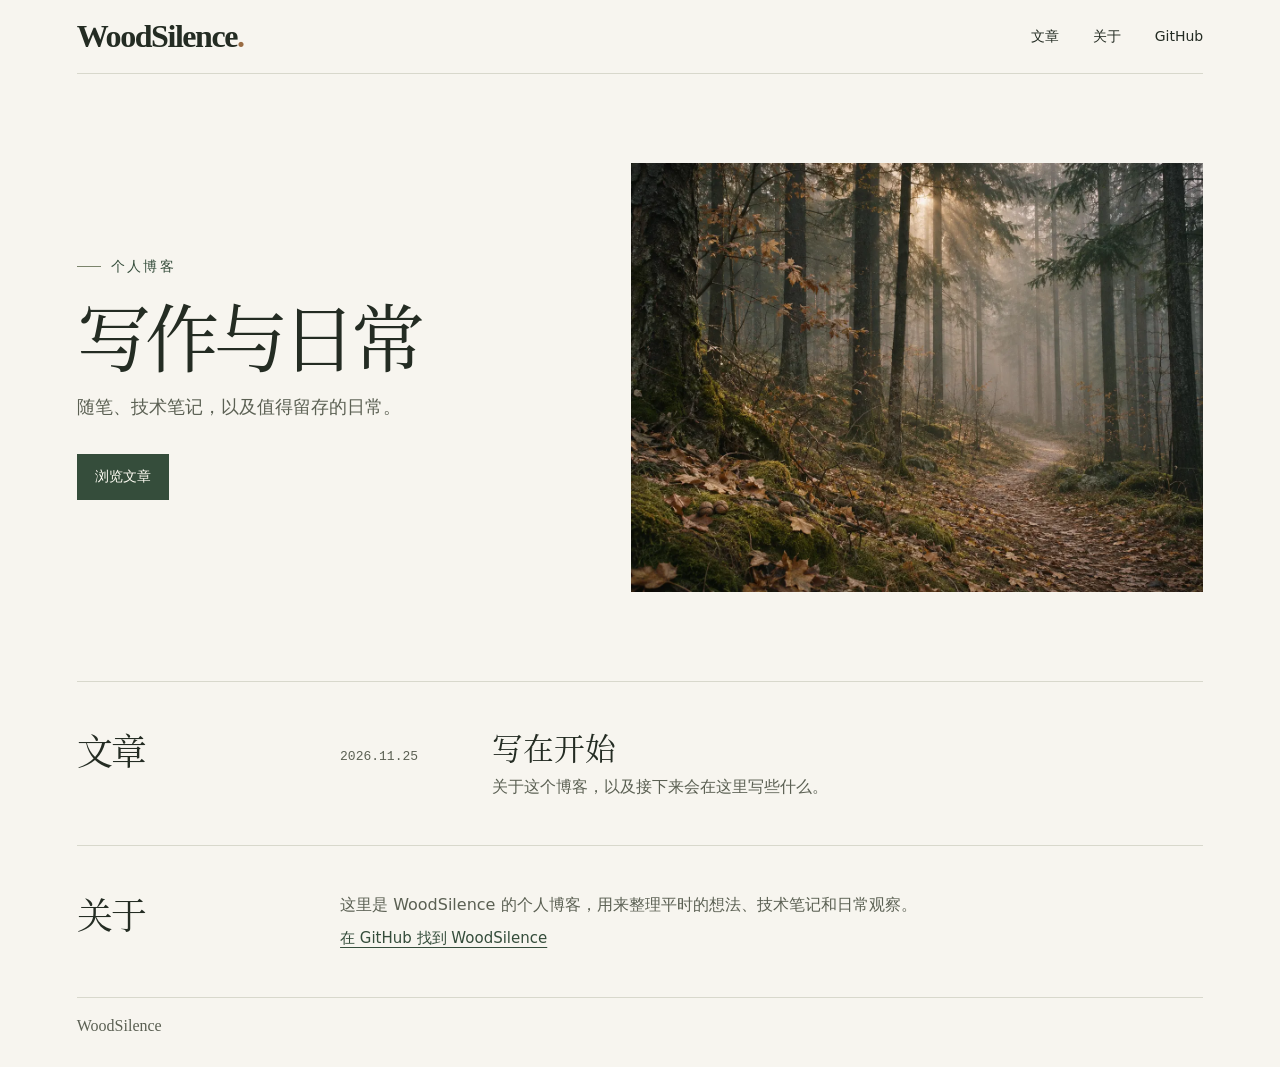
<file: index.html>
<!doctype html>
<html lang="zh-CN">
<head>
  <meta charset="utf-8">
  <meta name="viewport" content="width=device-width, initial-scale=1">
  <meta name="theme-color" content="#f7f5ef">
  <meta name="description" content="WoodSilence 的个人博客，收录随笔、技术笔记和日常观察。">
  <title>WoodSilence · 个人博客</title>
  <link rel="stylesheet" href="blog.css">
</head>
<body>
  <header class="site-header measure">
    <a class="wordmark" href="./" aria-label="WoodSilence 博客首页" lang="en">WoodSilence<span aria-hidden="true">.</span></a>
    <nav aria-label="主导航">
      <a href="#writing">文章</a>
      <a href="#about">关于</a>
      <a href="https://github.com/woodsilence">GitHub</a>
    </nav>
  </header>

  <main class="measure">
    <section class="hero" aria-labelledby="home-title">
      <div class="hero-copy">
        <p class="eyebrow">个人博客</p>
        <h1 id="home-title">写作与日常</h1>
        <p class="intro">随笔、技术笔记，以及值得留存的日常。</p>
        <a class="button" href="#writing">浏览文章</a>
      </div>
      <img class="cover" src="assets/woodland.webp" width="1280" height="960" alt="晨雾中穿过林间的小路" fetchpriority="high">
    </section>

    <section class="writing" id="writing" aria-labelledby="writing-title">
      <h2 id="writing-title">文章</h2>
      <ol class="post-list">
        <li>
          <article class="post-row">
            <time datetime="2026-11-25">2026.11.25</time>
            <div>
              <h3><a href="posts/first-note.html">写在开始</a></h3>
              <p>关于这个博客，以及接下来会在这里写些什么。</p>
            </div>
          </article>
        </li>
      </ol>
    </section>

    <section class="about" id="about" aria-labelledby="about-title">
      <h2 id="about-title">关于</h2>
      <div>
        <p>这里是 WoodSilence 的个人博客，用来整理平时的想法、技术笔记和日常观察。</p>
        <a href="https://github.com/woodsilence">在 GitHub 找到 WoodSilence</a>
      </div>
    </section>
  </main>
  <footer class="site-footer measure">
    <span lang="en">WoodSilence</span>
  </footer>
</body>
</html>
</file>
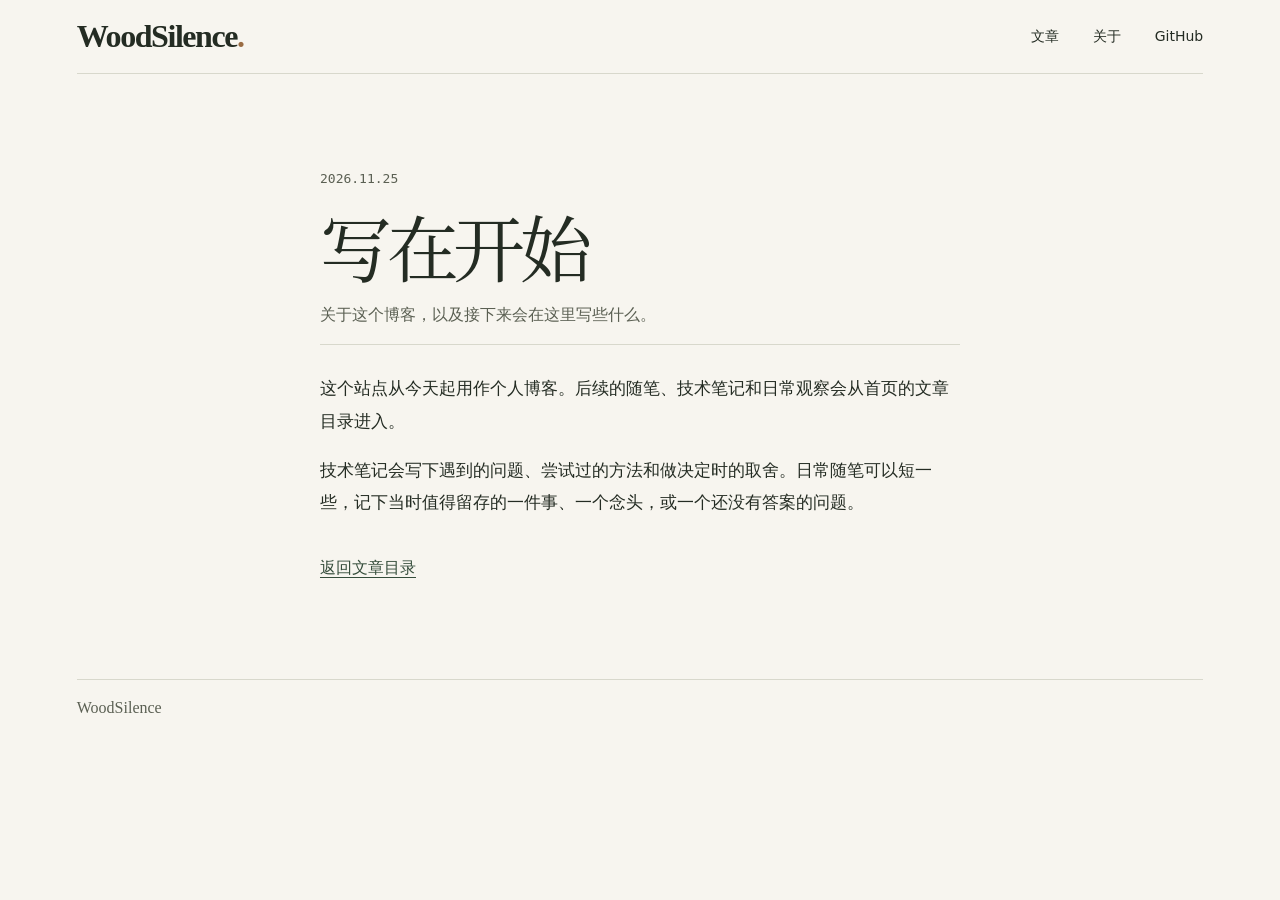
<file: posts/first-note.html>
<!doctype html>
<html lang="zh-CN">
<head>
  <meta charset="utf-8">
  <meta name="viewport" content="width=device-width, initial-scale=1">
  <meta name="theme-color" content="#f7f5ef">
  <meta name="description" content="关于 WoodSilence 的个人博客，以及接下来会在这里写些什么。">
  <title>写在开始 · WoodSilence</title>
  <link rel="stylesheet" href="../blog.css">
</head>
<body>
  <header class="site-header measure">
    <a class="wordmark" href="../" aria-label="WoodSilence 博客首页" lang="en">WoodSilence<span aria-hidden="true">.</span></a>
    <nav aria-label="主导航">
      <a href="../#writing">文章</a>
      <a href="../#about">关于</a>
      <a href="https://github.com/woodsilence">GitHub</a>
    </nav>
  </header>

  <main class="article-page measure">
    <article>
      <header>
        <time datetime="2026-11-25">2026.11.25</time>
        <h1>写在开始</h1>
        <p class="article-deck">关于这个博客，以及接下来会在这里写些什么。</p>
      </header>
      <div class="article-body">
        <p>这个站点从今天起用作个人博客。后续的随笔、技术笔记和日常观察会从首页的文章目录进入。</p>
        <p>技术笔记会写下遇到的问题、尝试过的方法和做决定时的取舍。日常随笔可以短一些，记下当时值得留存的一件事、一个念头，或一个还没有答案的问题。</p>
      </div>
      <a class="article-back" href="../#writing">返回文章目录</a>
    </article>
  </main>
  <footer class="site-footer measure">
    <span lang="en">WoodSilence</span>
  </footer>
</body>
</html>
</file>
<file: blog.css>
@font-face {
  font-family: "WoodSilence Serif";
  src: url("assets/blog-serif.woff") format("woff");
  font-weight: 400;
  font-display: swap;
}

:root {
  color-scheme: light;
  --paper: #f7f5ef;
  --ink: #242c23;
  --muted: #5b6053;
  --green: #354d3b;
  --rule: #d8d8cc;
  --serif: "WoodSilence Serif", "Songti SC", "Noto Serif CJK SC", SimSun, serif;
}

*, *::before, *::after { box-sizing: border-box; }
body {
  margin: 0;
  background: var(--paper);
  color: var(--ink);
  font: 1rem/1.7 "PingFang SC", "Microsoft YaHei", system-ui, sans-serif;
}

.measure { width: min(calc(100% - 2 * clamp(20px, 6vw, 90px)), 73rem); margin-inline: auto; }
a { color: inherit; text-underline-offset: .26em; }
a:focus-visible { outline: 2px solid var(--green); outline-offset: 5px; }

.site-header {
  display: flex;
  min-height: 74px;
  align-items: center;
  justify-content: space-between;
  flex-wrap: wrap;
  gap: 8px 18px;
  border-bottom: 1px solid var(--rule);
}

.wordmark {
  font: 600 clamp(1.5rem, 2.8vw, 2rem)/1.1 Georgia, serif;
  letter-spacing: -.045em;
  text-decoration: none;
}
.wordmark span { color: #9a6c43; }
.site-header nav { display: flex; align-items: center; gap: clamp(13px, 3vw, 34px); }
.site-header nav a { display: grid; align-items: center; min-height: 44px; font-size: .875rem; text-decoration: none; }
.site-header nav a:hover { text-decoration: underline; }

.hero {
  display: grid;
  grid-template-columns: minmax(0, .91fr) minmax(0, 1.09fr);
  gap: clamp(25px, 6vw, 85px);
  align-items: center;
  padding-block: clamp(40px, 7vw, 89px);
}

.eyebrow {
  display: flex;
  align-items: center;
  gap: 10px;
  margin: 0;
  color: var(--green);
  font-size: .875rem;
  letter-spacing: .16em;
}
.eyebrow::before { content: ""; width: 24px; height: 1px; background: #7b846c; }

h1, h2, h3 { font-family: var(--serif); font-weight: 400; }
.hero h1, .article-page h1 {
  margin: 12px 0 14px;
  font-size: clamp(2.75rem, 5.8vw, 5rem);
  line-height: 1.17;
  letter-spacing: -.075em;
}

.intro, .article-deck { color: var(--muted); }
.intro { margin: 0; font-size: clamp(1rem, 1.4vw, 1.125rem); }
.button {
  display: inline-flex;
  min-height: 46px;
  align-items: center;
  margin-top: clamp(20px, 3vw, 32px);
  padding: 7px 18px;
  background: var(--green);
  color: #fffdf4;
  font-size: .875rem;
  text-decoration: none;
}
.button:hover { background: #243c2b; }

.cover {
  display: block;
  width: 100%;
  height: auto;
  aspect-ratio: 4 / 3;
  object-fit: cover;
  background: #a6a18c;
}

.writing, .about {
  display: grid;
  grid-template-columns: minmax(7em, 20%) minmax(0, 1fr);
  gap: clamp(9px, 4vw, 38px);
  padding-block: clamp(21px, 3.5vw, 45px);
  border-top: 1px solid var(--rule);
  scroll-margin-top: 15px;
}
.writing h2, .about h2 { margin: 0; font-size: clamp(1.55rem, 2.8vw, 2.3rem); line-height: 1.3; letter-spacing: -.05em; }
.post-list { margin: 0; padding: 0; list-style: none; }
.post-list li + li { border-top: 1px solid var(--rule); }

.post-row {
  display: grid;
  grid-template-columns: 8em minmax(0, 1fr);
  gap: clamp(9px, 2.5vw, 24px);
  align-items: baseline;
}
.post-list li + li .post-row { padding-top: 16px; }
.post-row time, .article-page time {
  color: var(--muted);
  font: .8125rem/1.5 "SFMono-Regular", Consolas, monospace;
}

.post-row h3 { margin: 0 0 5px; font-size: clamp(1.45rem, 2.4vw, 1.95rem); line-height: 1.35; }
.post-row h3 a { text-decoration: none; }
.post-row h3 a:hover { text-decoration: underline; }
.post-row p, .about p { margin: 0; color: var(--muted); }
.about a { display: inline-block; margin-top: 8px; color: var(--green); font-size: .9375rem; }
.site-footer { padding-block: 19px 32px; border-top: 1px solid var(--rule); color: var(--muted); font: 1rem Georgia, serif; }

.article-page { padding-block: clamp(35px, 7vw, 90px); }
.article-page article { max-width: 40rem; margin-inline: auto; }
.article-page header { padding-bottom: 16px; border-bottom: 1px solid var(--rule); }
.article-page h1 { font-size: clamp(2.5rem, 6vw, 4.5rem); }
.article-deck { margin: 0; }
.article-body { padding-block: 10px; font-size: 1.0625rem; line-height: 1.9; }
.article-back { display: inline-flex; min-height: 44px; align-items: center; color: var(--green); }

@media (max-width: 720px) {
  .hero { grid-template-columns: 1fr; gap: 27px; }
  .cover { aspect-ratio: 3 / 2; }
  .writing, .about { grid-template-columns: 1fr; }
  .post-row { grid-template-columns: 1fr; gap: 5px; }
}
</file>
